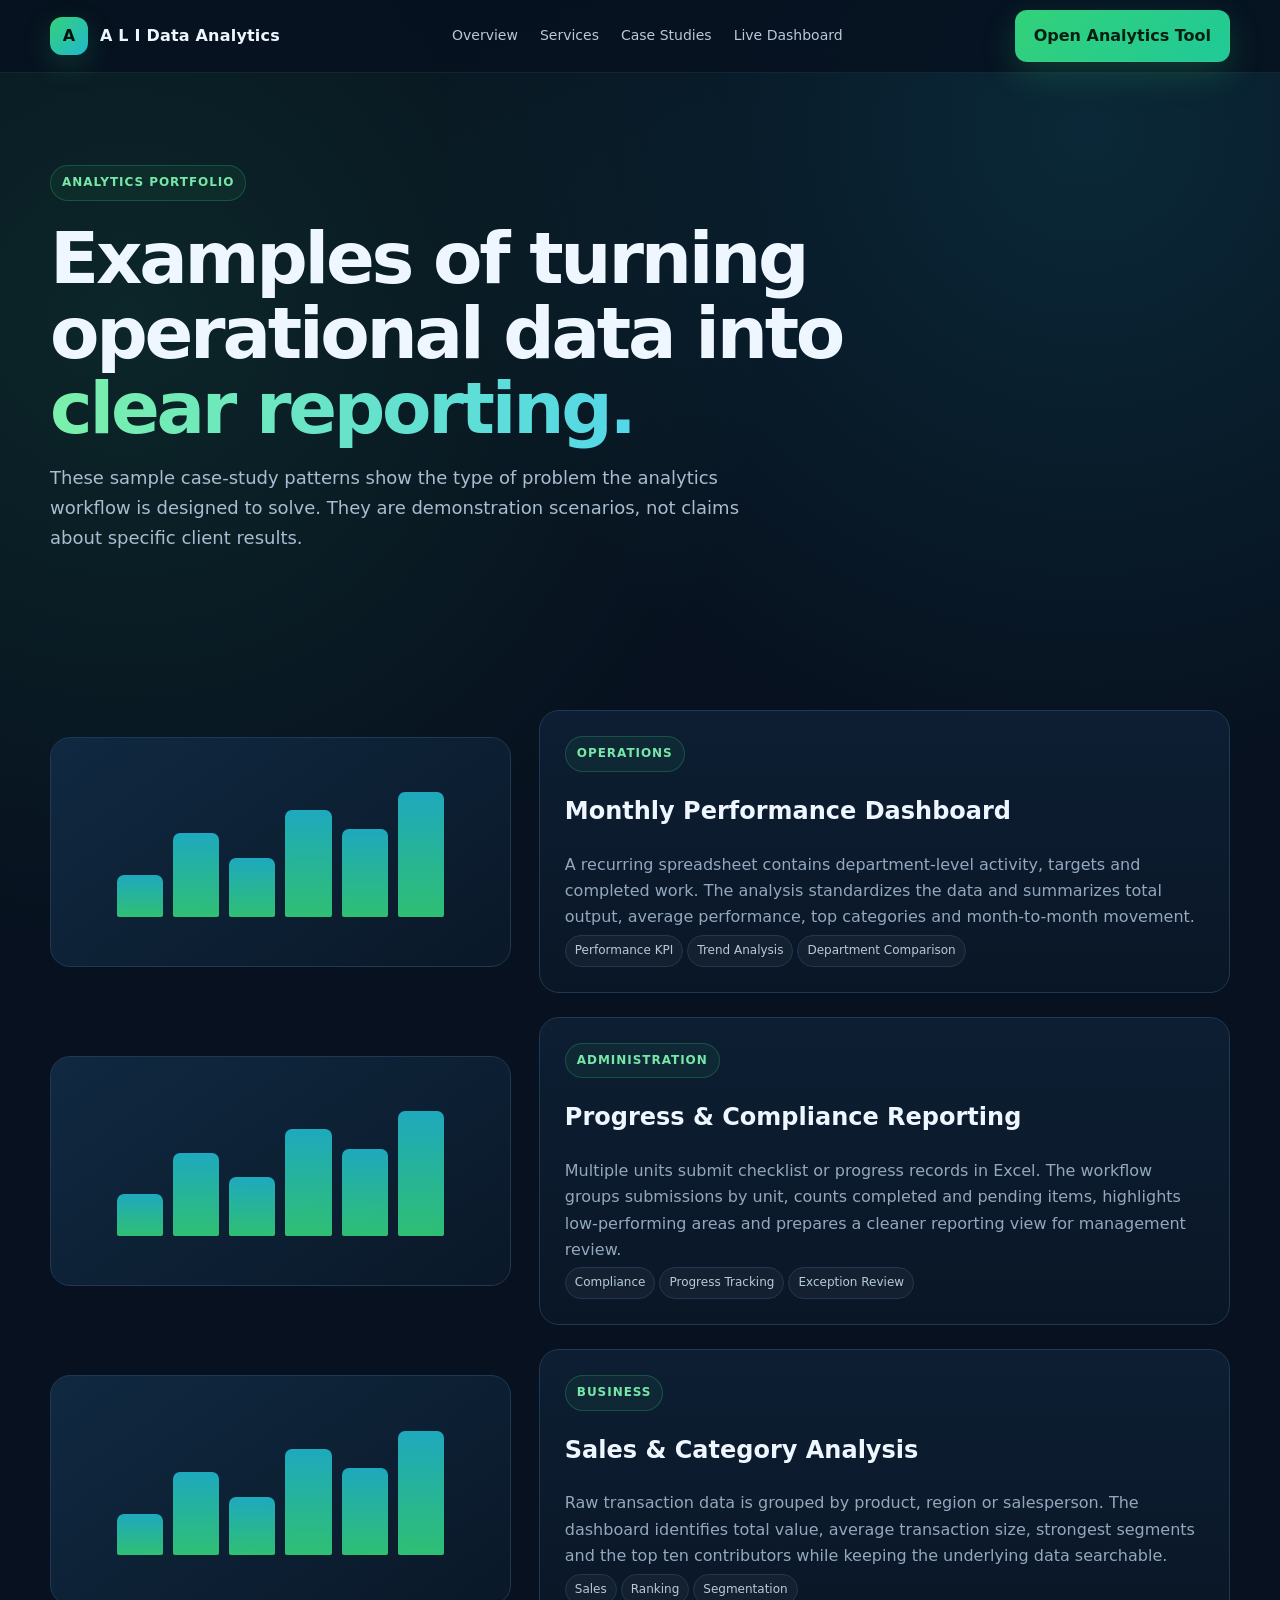
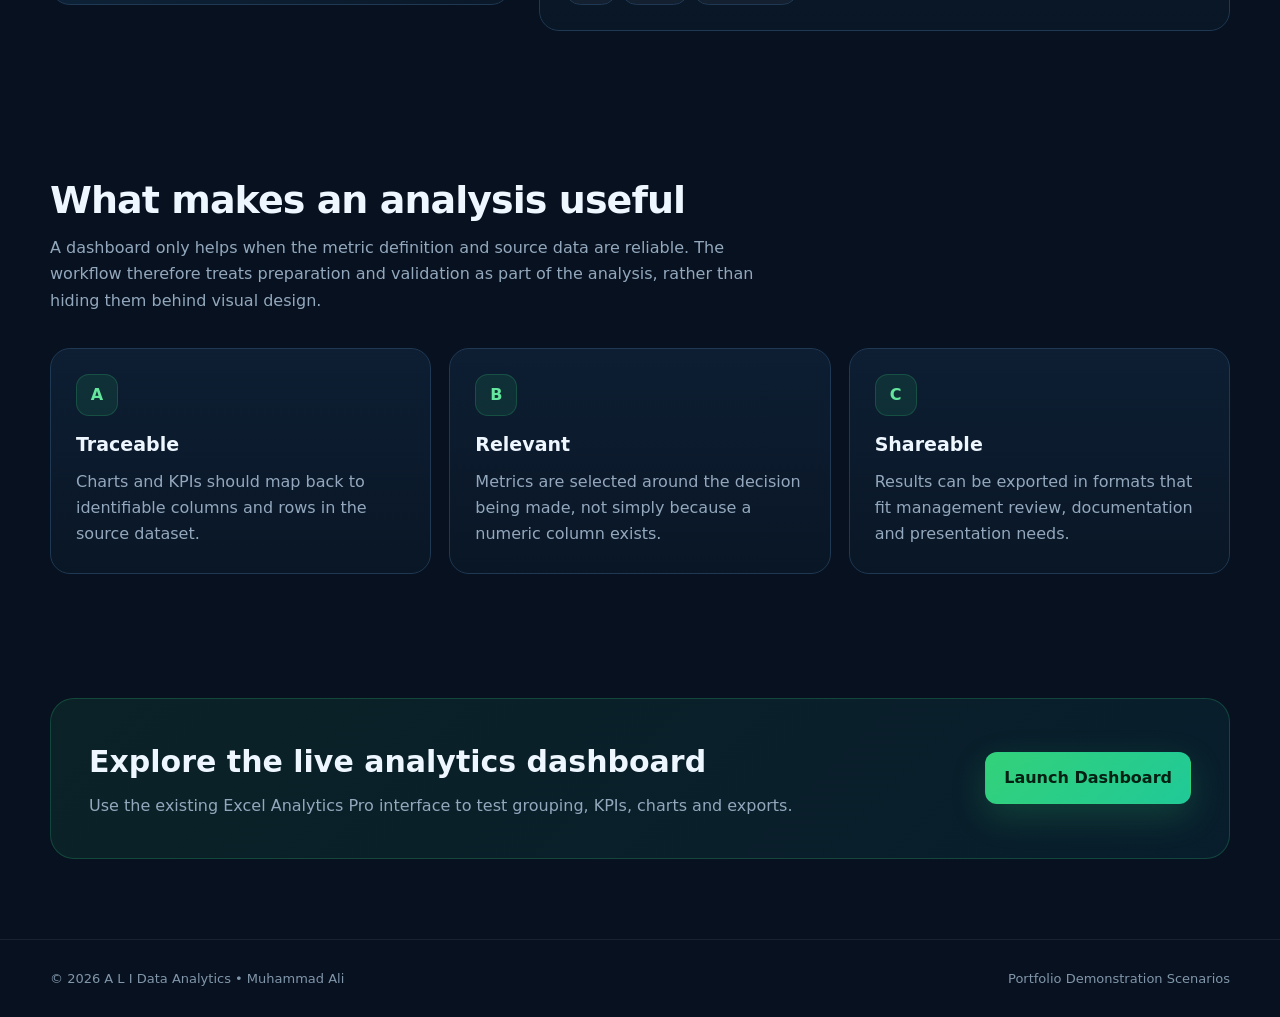
<file: case-studies.html>
<!doctype html><html lang="en"><head><meta charset="utf-8"><meta name="viewport" content="width=device-width,initial-scale=1"><meta name="description" content="Example data analysis case studies covering operational reporting, KPI dashboards and Excel analytics."><title>Data Analysis Case Studies | Muhammad Ali</title><link rel="stylesheet" href="assets/professional.css"></head><body><nav class="nav"><div class="container nav-inner"><a class="brand" href="data-analysis.html"><span class="brand-mark">A</span><span>A L I Data Analytics</span></a><div class="nav-links"><a href="data-analysis.html">Overview</a><a href="services.html">Services</a><a href="case-studies.html">Case Studies</a><a href="index.html">Live Dashboard</a></div><a class="btn btn-primary" href="index.html">Open Analytics Tool</a></div></nav><header class="hero"><div class="container"><span class="eyebrow">Analytics Portfolio</span><h1 style="max-width:900px">Examples of turning operational data into <span class="gradient">clear reporting.</span></h1><p class="lead">These sample case-study patterns show the type of problem the analytics workflow is designed to solve. They are demonstration scenarios, not claims about specific client results.</p></div></header><main><section class="section"><div class="container"><article class="case"><div class="case-visual"><div class="mini-bars"><i></i><i></i><i></i><i></i><i></i><i></i></div></div><div class="card"><span class="eyebrow">Operations</span><h2>Monthly Performance Dashboard</h2><p>A recurring spreadsheet contains department-level activity, targets and completed work. The analysis standardizes the data and summarizes total output, average performance, top categories and month-to-month movement.</p><div><span class="tag">Performance KPI</span><span class="tag">Trend Analysis</span><span class="tag">Department Comparison</span></div></div></article><article class="case"><div class="case-visual"><div class="mini-bars"><i></i><i></i><i></i><i></i><i></i><i></i></div></div><div class="card"><span class="eyebrow">Administration</span><h2>Progress & Compliance Reporting</h2><p>Multiple units submit checklist or progress records in Excel. The workflow groups submissions by unit, counts completed and pending items, highlights low-performing areas and prepares a cleaner reporting view for management review.</p><div><span class="tag">Compliance</span><span class="tag">Progress Tracking</span><span class="tag">Exception Review</span></div></div></article><article class="case"><div class="case-visual"><div class="mini-bars"><i></i><i></i><i></i><i></i><i></i><i></i></div></div><div class="card"><span class="eyebrow">Business</span><h2>Sales & Category Analysis</h2><p>Raw transaction data is grouped by product, region or salesperson. The dashboard identifies total value, average transaction size, strongest segments and the top ten contributors while keeping the underlying data searchable.</p><div><span class="tag">Sales</span><span class="tag">Ranking</span><span class="tag">Segmentation</span></div></div></article></div></section><section class="section"><div class="container"><h2 class="section-title">What makes an analysis useful</h2><p class="section-copy">A dashboard only helps when the metric definition and source data are reliable. The workflow therefore treats preparation and validation as part of the analysis, rather than hiding them behind visual design.</p><div class="grid-3"><article class="card"><div class="icon">A</div><h3>Traceable</h3><p>Charts and KPIs should map back to identifiable columns and rows in the source dataset.</p></article><article class="card"><div class="icon">B</div><h3>Relevant</h3><p>Metrics are selected around the decision being made, not simply because a numeric column exists.</p></article><article class="card"><div class="icon">C</div><h3>Shareable</h3><p>Results can be exported in formats that fit management review, documentation and presentation needs.</p></article></div></div></section><section class="container cta"><div><h2>Explore the live analytics dashboard</h2><p>Use the existing Excel Analytics Pro interface to test grouping, KPIs, charts and exports.</p></div><a class="btn btn-primary" href="index.html">Launch Dashboard</a></section></main><footer><div class="container footer-inner"><span>© 2026 A L I Data Analytics • Muhammad Ali</span><span>Portfolio Demonstration Scenarios</span></div></footer></body></html>
</file>
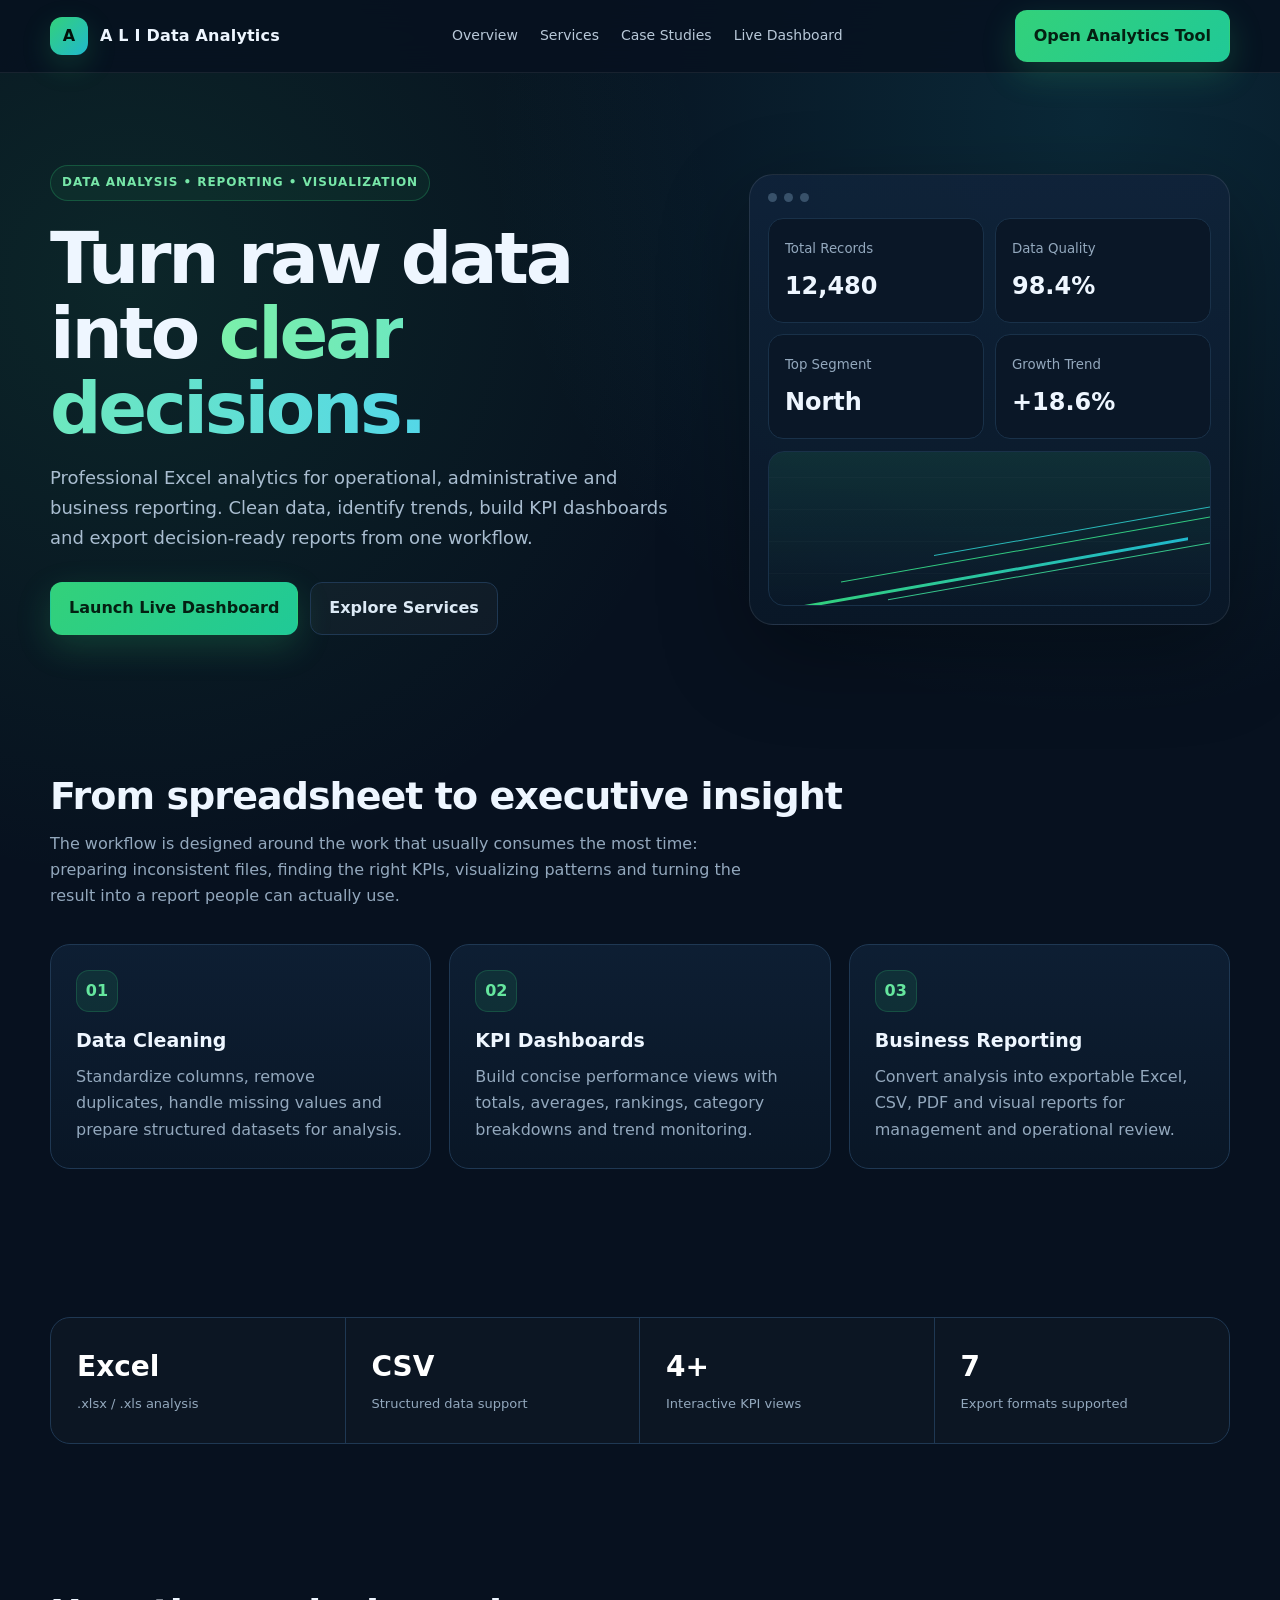
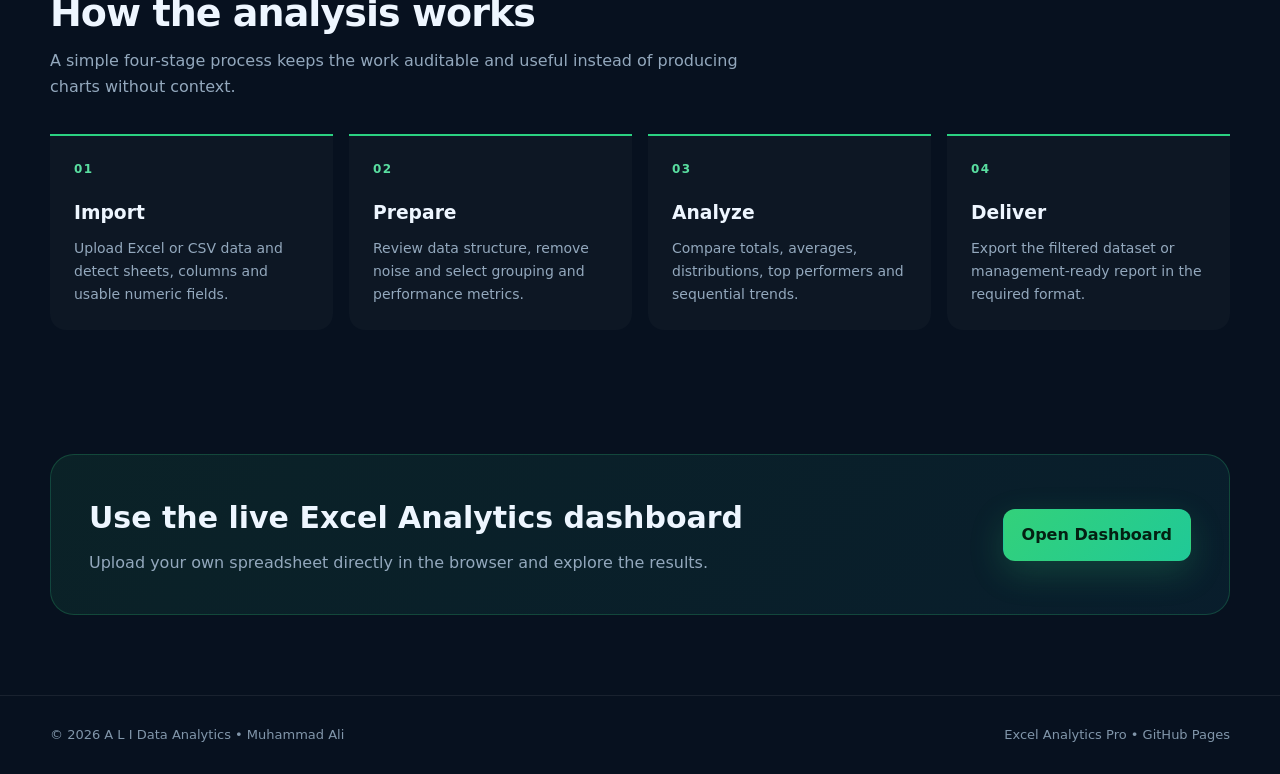
<file: data-analysis.html>
<!doctype html><html lang="en"><head><meta charset="utf-8"><meta name="viewport" content="width=device-width,initial-scale=1"><meta name="description" content="Professional Excel and business data analysis services by Muhammad Ali, including dashboards, KPI reporting, data cleaning and visual analytics."><title>Data Analysis | Muhammad Ali</title><link rel="stylesheet" href="assets/professional.css"></head><body><nav class="nav"><div class="container nav-inner"><a class="brand" href="data-analysis.html"><span class="brand-mark">A</span><span>A L I Data Analytics</span></a><div class="nav-links"><a href="data-analysis.html">Overview</a><a href="services.html">Services</a><a href="case-studies.html">Case Studies</a><a href="index.html">Live Dashboard</a></div><a class="btn btn-primary" href="index.html">Open Analytics Tool</a></div></nav><header class="hero"><div class="container hero-grid"><div><span class="eyebrow">Data Analysis • Reporting • Visualization</span><h1>Turn raw data into <span class="gradient">clear decisions.</span></h1><p class="lead">Professional Excel analytics for operational, administrative and business reporting. Clean data, identify trends, build KPI dashboards and export decision-ready reports from one workflow.</p><div class="actions"><a class="btn btn-primary" href="index.html">Launch Live Dashboard</a><a class="btn btn-secondary" href="services.html">Explore Services</a></div></div><div class="dashboard-preview"><div class="preview-top"><span class="dot"></span><span class="dot"></span><span class="dot"></span></div><div class="preview-grid"><div class="metric"><small>Total Records</small><b>12,480</b></div><div class="metric"><small>Data Quality</small><b>98.4%</b></div><div class="metric"><small>Top Segment</small><b>North</b></div><div class="metric"><small>Growth Trend</small><b>+18.6%</b></div></div><div class="chart"></div></div></div></header><main><section class="section"><div class="container"><h2 class="section-title">From spreadsheet to executive insight</h2><p class="section-copy">The workflow is designed around the work that usually consumes the most time: preparing inconsistent files, finding the right KPIs, visualizing patterns and turning the result into a report people can actually use.</p><div class="grid-3"><article class="card"><div class="icon">01</div><h3>Data Cleaning</h3><p>Standardize columns, remove duplicates, handle missing values and prepare structured datasets for analysis.</p></article><article class="card"><div class="icon">02</div><h3>KPI Dashboards</h3><p>Build concise performance views with totals, averages, rankings, category breakdowns and trend monitoring.</p></article><article class="card"><div class="icon">03</div><h3>Business Reporting</h3><p>Convert analysis into exportable Excel, CSV, PDF and visual reports for management and operational review.</p></article></div></div></section><section class="section"><div class="container"><div class="stats"><div class="stat"><b>Excel</b><span>.xlsx / .xls analysis</span></div><div class="stat"><b>CSV</b><span>Structured data support</span></div><div class="stat"><b>4+</b><span>Interactive KPI views</span></div><div class="stat"><b>7</b><span>Export formats supported</span></div></div></div></section><section class="section"><div class="container"><h2 class="section-title">How the analysis works</h2><p class="section-copy">A simple four-stage process keeps the work auditable and useful instead of producing charts without context.</p><div class="process"><div class="step"><h3>Import</h3><p>Upload Excel or CSV data and detect sheets, columns and usable numeric fields.</p></div><div class="step"><h3>Prepare</h3><p>Review data structure, remove noise and select grouping and performance metrics.</p></div><div class="step"><h3>Analyze</h3><p>Compare totals, averages, distributions, top performers and sequential trends.</p></div><div class="step"><h3>Deliver</h3><p>Export the filtered dataset or management-ready report in the required format.</p></div></div></div></section><section class="container cta"><div><h2>Use the live Excel Analytics dashboard</h2><p>Upload your own spreadsheet directly in the browser and explore the results.</p></div><a class="btn btn-primary" href="index.html">Open Dashboard</a></section></main><footer><div class="container footer-inner"><span>© 2026 A L I Data Analytics • Muhammad Ali</span><span>Excel Analytics Pro • GitHub Pages</span></div></footer></body></html>
</file>
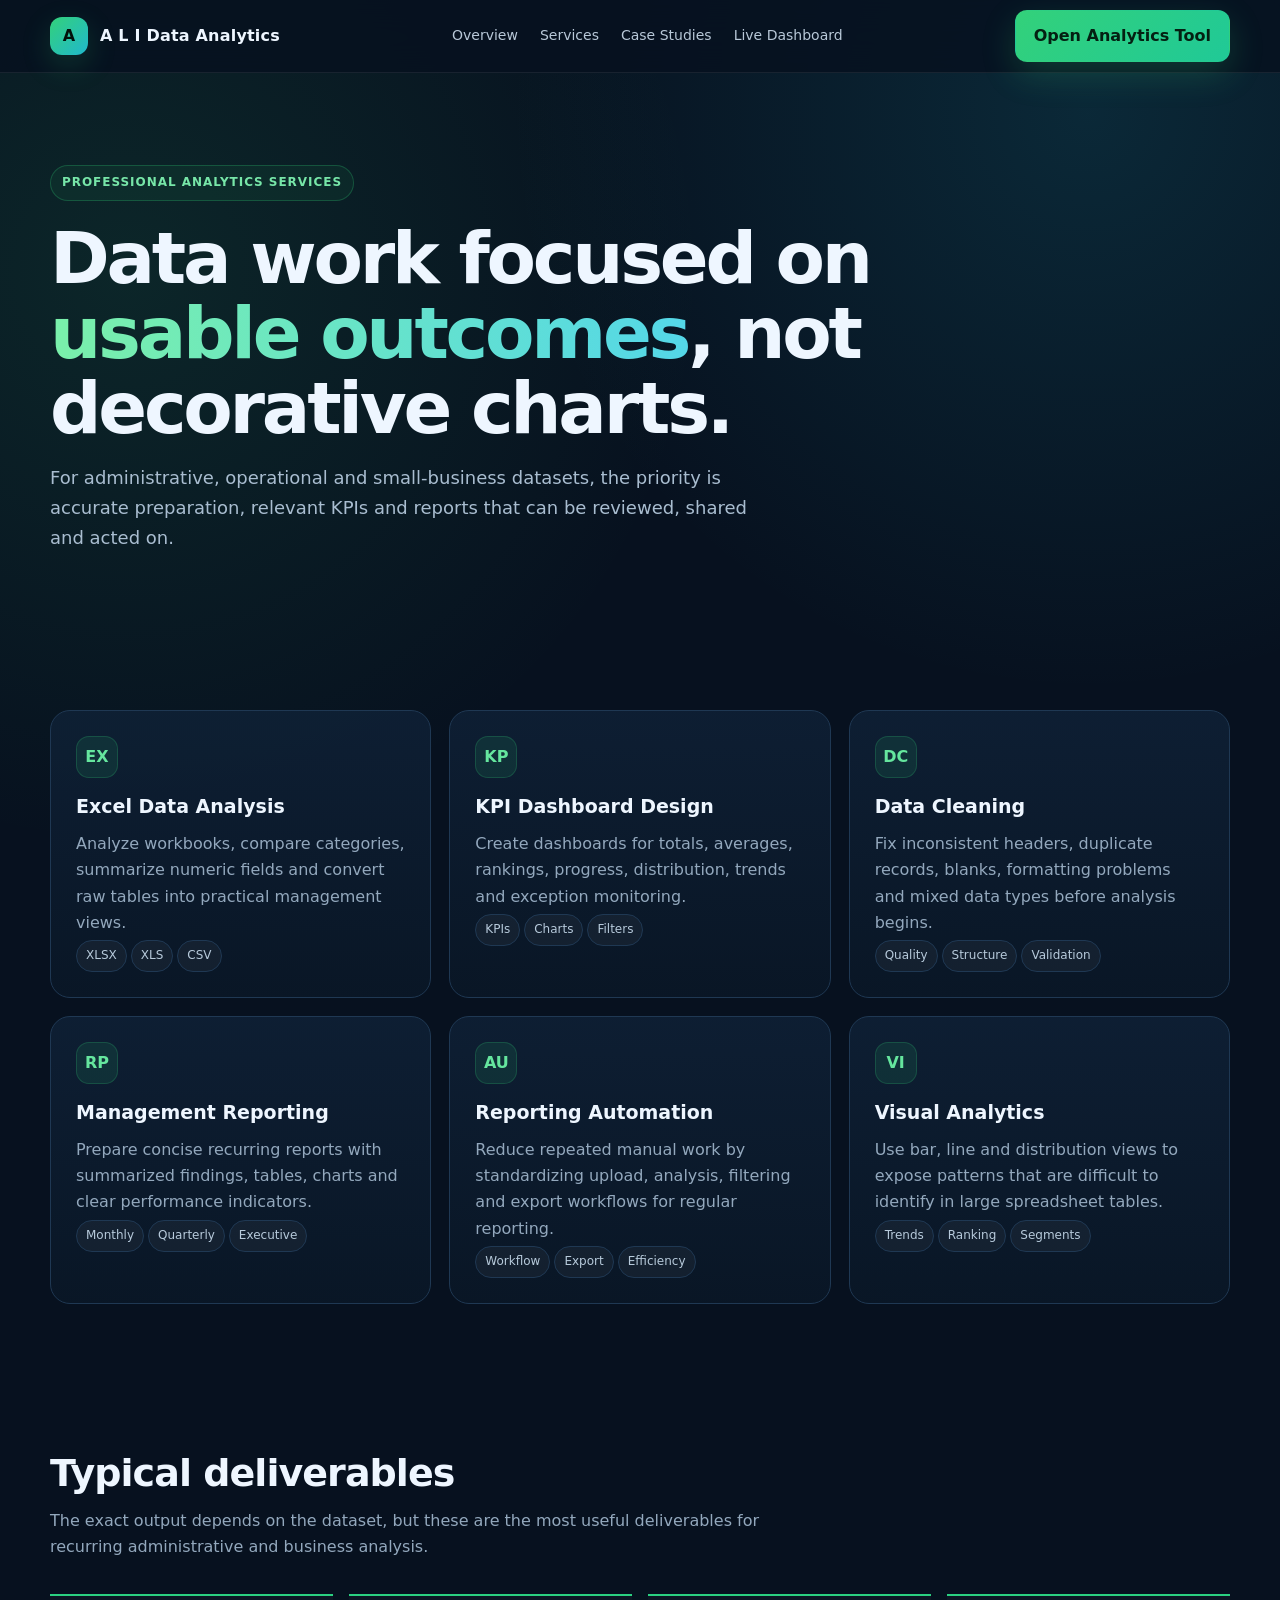
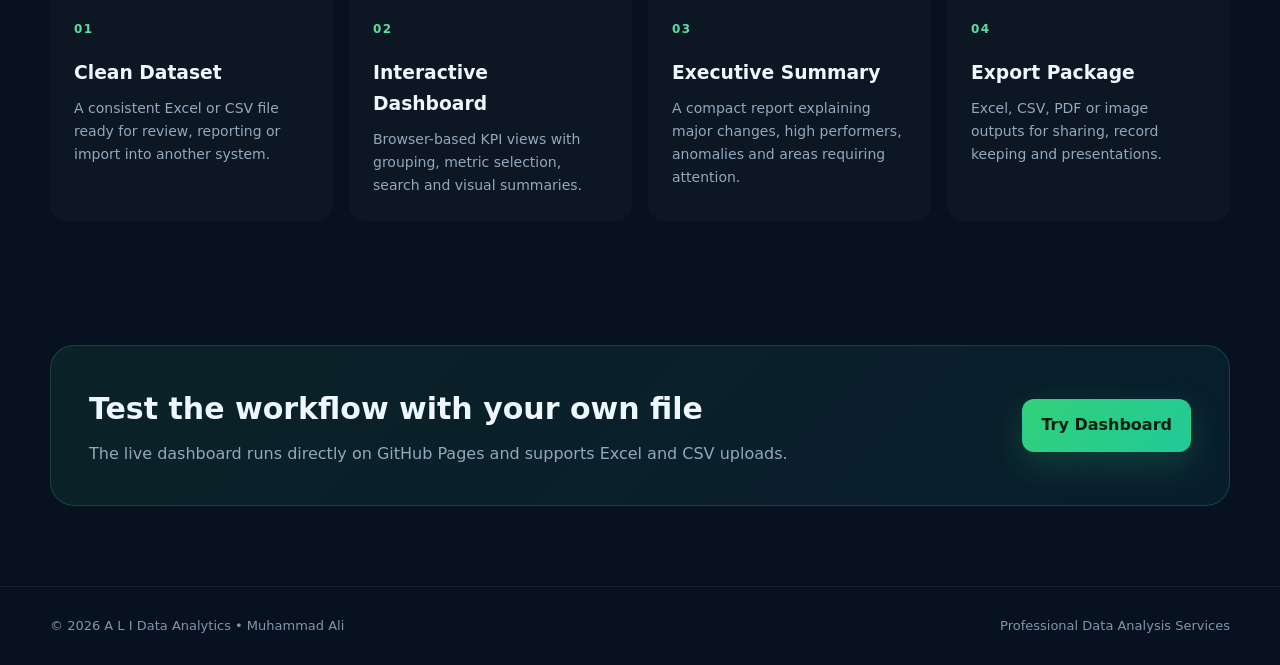
<file: services.html>
<!doctype html><html lang="en"><head><meta charset="utf-8"><meta name="viewport" content="width=device-width,initial-scale=1"><meta name="description" content="Data analytics services including Excel dashboards, reporting automation, data cleaning, KPI analysis and visual reporting."><title>Data Analytics Services | Muhammad Ali</title><link rel="stylesheet" href="assets/professional.css"></head><body><nav class="nav"><div class="container nav-inner"><a class="brand" href="data-analysis.html"><span class="brand-mark">A</span><span>A L I Data Analytics</span></a><div class="nav-links"><a href="data-analysis.html">Overview</a><a href="services.html">Services</a><a href="case-studies.html">Case Studies</a><a href="index.html">Live Dashboard</a></div><a class="btn btn-primary" href="index.html">Open Analytics Tool</a></div></nav><header class="hero"><div class="container"><span class="eyebrow">Professional Analytics Services</span><h1 style="max-width:850px">Data work focused on <span class="gradient">usable outcomes</span>, not decorative charts.</h1><p class="lead">For administrative, operational and small-business datasets, the priority is accurate preparation, relevant KPIs and reports that can be reviewed, shared and acted on.</p></div></header><main><section class="section"><div class="container"><div class="grid-3"><article class="card"><div class="icon">EX</div><h3>Excel Data Analysis</h3><p>Analyze workbooks, compare categories, summarize numeric fields and convert raw tables into practical management views.</p><div><span class="tag">XLSX</span><span class="tag">XLS</span><span class="tag">CSV</span></div></article><article class="card"><div class="icon">KP</div><h3>KPI Dashboard Design</h3><p>Create dashboards for totals, averages, rankings, progress, distribution, trends and exception monitoring.</p><div><span class="tag">KPIs</span><span class="tag">Charts</span><span class="tag">Filters</span></div></article><article class="card"><div class="icon">DC</div><h3>Data Cleaning</h3><p>Fix inconsistent headers, duplicate records, blanks, formatting problems and mixed data types before analysis begins.</p><div><span class="tag">Quality</span><span class="tag">Structure</span><span class="tag">Validation</span></div></article><article class="card"><div class="icon">RP</div><h3>Management Reporting</h3><p>Prepare concise recurring reports with summarized findings, tables, charts and clear performance indicators.</p><div><span class="tag">Monthly</span><span class="tag">Quarterly</span><span class="tag">Executive</span></div></article><article class="card"><div class="icon">AU</div><h3>Reporting Automation</h3><p>Reduce repeated manual work by standardizing upload, analysis, filtering and export workflows for regular reporting.</p><div><span class="tag">Workflow</span><span class="tag">Export</span><span class="tag">Efficiency</span></div></article><article class="card"><div class="icon">VI</div><h3>Visual Analytics</h3><p>Use bar, line and distribution views to expose patterns that are difficult to identify in large spreadsheet tables.</p><div><span class="tag">Trends</span><span class="tag">Ranking</span><span class="tag">Segments</span></div></article></div></div></section><section class="section"><div class="container"><h2 class="section-title">Typical deliverables</h2><p class="section-copy">The exact output depends on the dataset, but these are the most useful deliverables for recurring administrative and business analysis.</p><div class="process"><div class="step"><h3>Clean Dataset</h3><p>A consistent Excel or CSV file ready for review, reporting or import into another system.</p></div><div class="step"><h3>Interactive Dashboard</h3><p>Browser-based KPI views with grouping, metric selection, search and visual summaries.</p></div><div class="step"><h3>Executive Summary</h3><p>A compact report explaining major changes, high performers, anomalies and areas requiring attention.</p></div><div class="step"><h3>Export Package</h3><p>Excel, CSV, PDF or image outputs for sharing, record keeping and presentations.</p></div></div></div></section><section class="container cta"><div><h2>Test the workflow with your own file</h2><p>The live dashboard runs directly on GitHub Pages and supports Excel and CSV uploads.</p></div><a class="btn btn-primary" href="index.html">Try Dashboard</a></section></main><footer><div class="container footer-inner"><span>© 2026 A L I Data Analytics • Muhammad Ali</span><span>Professional Data Analysis Services</span></div></footer></body></html>
</file>
<file: assets/professional.css>
:root{--bg:#07111f;--panel:#0d1b2d;--panel2:#10233a;--text:#eef6ff;--muted:#93a8bd;--line:#1f3853;--accent:#33d17a;--accent2:#20b8cd;--max:1180px}*{box-sizing:border-box}html{scroll-behavior:smooth}body{margin:0;font-family:Inter,ui-sans-serif,system-ui,-apple-system,BlinkMacSystemFont,"Segoe UI",sans-serif;background:radial-gradient(circle at 85% 5%,rgba(32,184,205,.14),transparent 24%),radial-gradient(circle at 10% 12%,rgba(51,209,122,.11),transparent 25%),var(--bg);color:var(--text);line-height:1.65}a{color:inherit;text-decoration:none}.container{width:min(var(--max),calc(100% - 40px));margin:auto}.nav{position:sticky;top:0;z-index:50;background:rgba(7,17,31,.84);backdrop-filter:blur(16px);border-bottom:1px solid rgba(255,255,255,.07)}.nav-inner{height:72px;display:flex;align-items:center;justify-content:space-between;gap:24px}.brand{display:flex;align-items:center;gap:12px;font-weight:800;letter-spacing:.2px}.brand-mark{width:38px;height:38px;border-radius:12px;display:grid;place-items:center;background:linear-gradient(135deg,var(--accent),var(--accent2));color:#03110a;font-weight:900;box-shadow:0 10px 30px rgba(51,209,122,.18)}.nav-links{display:flex;align-items:center;gap:22px;color:#b8c8d8;font-size:14px}.nav-links a:hover{color:#fff}.btn{display:inline-flex;align-items:center;justify-content:center;gap:9px;padding:12px 18px;border-radius:12px;font-weight:750;border:1px solid transparent;transition:.2s}.btn-primary{background:linear-gradient(135deg,var(--accent),#20c997);color:#042012;box-shadow:0 12px 35px rgba(51,209,122,.2)}.btn-primary:hover{transform:translateY(-2px)}.btn-secondary{border-color:var(--line);background:rgba(255,255,255,.03);color:#dce9f5}.hero{padding:92px 0 66px}.eyebrow{display:inline-flex;padding:7px 11px;border:1px solid rgba(51,209,122,.25);border-radius:999px;color:#77e6a8;background:rgba(51,209,122,.06);font-size:12px;font-weight:800;letter-spacing:.08em;text-transform:uppercase}.hero-grid{display:grid;grid-template-columns:1.15fr .85fr;gap:48px;align-items:center}.hero h1{font-size:clamp(42px,6vw,72px);line-height:1.04;margin:20px 0 18px;letter-spacing:-.045em}.gradient{background:linear-gradient(90deg,#7af0aa,#54d7e8);-webkit-background-clip:text;background-clip:text;color:transparent}.lead{font-size:18px;color:#a9bdd0;max-width:720px}.actions{display:flex;flex-wrap:wrap;gap:12px;margin-top:30px}.dashboard-preview{background:linear-gradient(180deg,rgba(16,35,58,.9),rgba(10,24,40,.92));border:1px solid rgba(255,255,255,.09);border-radius:24px;padding:18px;box-shadow:0 30px 90px rgba(0,0,0,.33)}.preview-top{display:flex;gap:7px;margin-bottom:16px}.dot{width:9px;height:9px;border-radius:50%;background:#38516a}.preview-grid{display:grid;grid-template-columns:repeat(2,1fr);gap:11px}.metric{padding:16px;border-radius:15px;background:#0a1727;border:1px solid #193149}.metric small{color:var(--muted)}.metric b{display:block;font-size:24px;margin-top:5px}.chart{height:155px;margin-top:12px;border-radius:16px;border:1px solid #193149;background:linear-gradient(180deg,rgba(51,209,122,.11),transparent),repeating-linear-gradient(0deg,transparent,transparent 31px,rgba(255,255,255,.04) 32px);position:relative;overflow:hidden}.chart:after{content:"";position:absolute;left:6%;right:5%;bottom:20%;height:3px;background:linear-gradient(90deg,var(--accent),var(--accent2));transform:skewY(-10deg);box-shadow:45px -18px 0 -1px #31ca81,92px 8px 0 -1px #36c58b,138px -28px 0 -1px #29b9b8}.section{padding:74px 0}.section-title{font-size:38px;line-height:1.15;margin:0 0 12px;letter-spacing:-.025em}.section-copy{max-width:720px;color:var(--muted);margin:0 0 34px}.grid-3{display:grid;grid-template-columns:repeat(3,1fr);gap:18px}.card{padding:25px;border:1px solid var(--line);background:linear-gradient(180deg,rgba(16,35,58,.72),rgba(10,24,40,.72));border-radius:20px}.card h3{margin:13px 0 8px;font-size:19px}.card p{margin:0;color:var(--muted)}.icon{width:42px;height:42px;border-radius:13px;display:grid;place-items:center;background:rgba(51,209,122,.1);border:1px solid rgba(51,209,122,.2);color:#65e69e;font-weight:900}.stats{display:grid;grid-template-columns:repeat(4,1fr);border:1px solid var(--line);border-radius:20px;overflow:hidden;background:rgba(255,255,255,.02)}.stat{padding:26px;border-right:1px solid var(--line)}.stat:last-child{border-right:0}.stat b{display:block;font-size:28px;color:#fff}.stat span{font-size:13px;color:var(--muted)}.process{counter-reset:step;display:grid;grid-template-columns:repeat(4,1fr);gap:16px}.step{padding:24px;border-top:2px solid #2bd181;background:rgba(255,255,255,.025);border-radius:0 0 16px 16px}.step:before{counter-increment:step;content:"0" counter(step);display:block;color:#59dea0;font-size:12px;font-weight:900;letter-spacing:.12em;margin-bottom:18px}.step h3{margin:0 0 8px}.step p{margin:0;color:var(--muted);font-size:14px}.cta{margin:50px auto 80px;padding:38px;border-radius:24px;border:1px solid rgba(51,209,122,.22);background:linear-gradient(135deg,rgba(51,209,122,.09),rgba(32,184,205,.08));display:flex;align-items:center;justify-content:space-between;gap:25px}.cta h2{margin:0 0 7px;font-size:30px}.cta p{margin:0;color:var(--muted)}footer{border-top:1px solid rgba(255,255,255,.07);padding:28px 0;color:#8196aa;font-size:13px}.footer-inner{display:flex;justify-content:space-between;gap:20px;flex-wrap:wrap}.tag{display:inline-flex;padding:5px 9px;border-radius:999px;background:rgba(255,255,255,.04);border:1px solid var(--line);color:#b7cadb;font-size:12px;margin:4px 4px 0 0}.case{display:grid;grid-template-columns:.8fr 1.2fr;gap:28px;align-items:center}.case+.case{margin-top:24px}.case-visual{min-height:230px;border-radius:20px;background:linear-gradient(145deg,#102941,#0a1828);border:1px solid var(--line);display:grid;place-items:center;padding:25px}.mini-bars{width:80%;display:flex;align-items:end;gap:10px;height:130px}.mini-bars i{flex:1;border-radius:7px 7px 2px 2px;background:linear-gradient(180deg,var(--accent2),var(--accent));opacity:.9}.mini-bars i:nth-child(1){height:32%}.mini-bars i:nth-child(2){height:64%}.mini-bars i:nth-child(3){height:45%}.mini-bars i:nth-child(4){height:82%}.mini-bars i:nth-child(5){height:67%}.mini-bars i:nth-child(6){height:96%}@media(max-width:850px){.hero-grid,.case{grid-template-columns:1fr}.grid-3,.process{grid-template-columns:1fr 1fr}.stats{grid-template-columns:1fr 1fr}.stat:nth-child(2){border-right:0}.nav-links{display:none}.hero{padding-top:60px}}@media(max-width:560px){.container{width:min(var(--max),calc(100% - 26px))}.grid-3,.process,.stats{grid-template-columns:1fr}.stat{border-right:0;border-bottom:1px solid var(--line)}.stat:last-child{border-bottom:0}.hero h1{font-size:42px}.section-title{font-size:31px}.cta{align-items:flex-start;flex-direction:column}}
</file>
